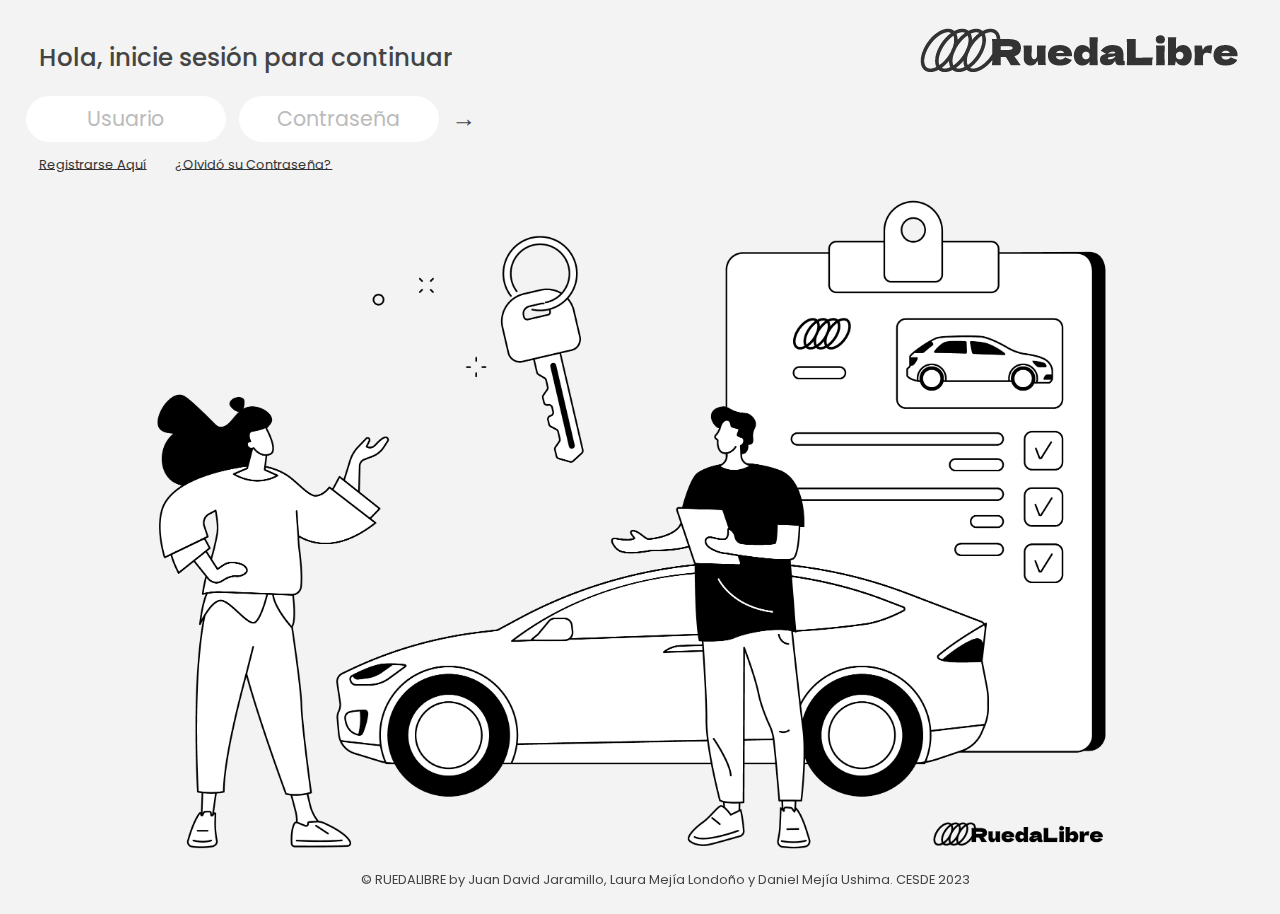
<file: index.html>
<!DOCTYPE html>
<html lang="en">
  <head>
    <meta charset="UTF-8" />
    <meta name="viewport" content="width=device-width, initial-scale=1.0" />
    <meta http-equiv="X-UA-Compatible" content="ie=edge" />
    <link
      href="https://cdn.jsdelivr.net/npm/bootstrap@5.3.1/dist/css/bootstrap.min.css"
      rel="stylesheet"
      integrity="sha384-4bw+/aepP/YC94hEpVNVgiZdgIC5+VKNBQNGCHeKRQN+PtmoHDEXuppvnDJzQIu9"
      crossorigin="anonymous"
    />
    <link rel="shortcut icon" type="image/png" href="/icon.png" />
    <link
      href="https://fonts.googleapis.com/css?family=Poppins:400,500,600&display=swap"
      rel="stylesheet"
    />
    <link rel="stylesheet" href="style.css" />
    <title>Rueda Libre</title>
    <link rel="icon" href="/img/logopestana.png" type="image/x-icon" />
  </head>

  <body>
    <!-- TOP NAVIGATION -->
    <nav>
      <p class="welcome">Hola, inicie sesión para continuar</p>
      <img src="/img/logo-RUEDALIBREgris3.png" alt="Logo" class="" />
    </nav>

    <div class="applog">
      <form class="login" id="loginForm">
        <input
          type="text"
          placeholder="Usuario"
          class="form-control1 login__input login__input--user"
          id="username"
        />
        <input
          type="password"
          placeholder="Contraseña"
          class="form-control1 login__input login__input--pin"
          id="password"
        />
        <button title="Iniciar Sesión" class="login__btn">&rarr;</button>
        <div class="alert d-none" id="mensaje"></div>
      </form>
      <div style="margin: 1rem 0rem 0rem 0rem">
        <a class="btn-registrar" href="/userregister.html">Registrarse Aquí</a>
        <a class="btn-registrar" href="/forgetpass.html"
          >¿Olvidó su Contraseña?</a
        >
      </div>
    </div>

    <div class="contenedor-img">
      <img class="img-inicio" src="/img/imageninicio.png" alt="" />
    </div>

    <footer class="pie">
      &copy; RUEDALIBRE by Juan David Jaramillo, Laura Mejía Londoño y Daniel
      Mejía Ushima. CESDE 2023
    </footer>

    <script src="scriptRentar.js"></script>
    <script>
      let loginForm = document.getElementById("loginForm");
      loginForm.addEventListener("submit", (e) => {
        e.preventDefault();
        let username = document.getElementById("username").value;
        let password = document.getElementById("password").value;
        let mensaje = document.getElementById("mensaje");
        let usuarios = JSON.parse(localStorage.getItem("usuarios")) || [];
        // Cambiado de "Users" a "usuarios"
        currentUser = usuarios.find(
          (user) => user.username === username && user.password === password
        );
        if (currentUser) {
          localStorage.setItem("currentUser", JSON.stringify(currentUser));
          if (currentUser.role === "Administrador") {
            window.location.href = "crud.html";
          } else if (currentUser.role === "Usuario") {
            window.location.href = "rentar.html";
          } else {
            return alert("Seleccione un rol para continuar");
          }
          limpiar();
        } else {
          mensaje.classList.remove("d-none");
          mensaje.classList.remove("alert-success");
          mensaje.classList.add("alert-danger");
          mensaje.textContent = "Usuario y/o contraseña incorrectos!";
          setTimeout(() => {
            mensaje.textContent = "";
            mensaje.classList.add("d-none");
          }, 3000);
          limpiar();
        }
      });
      function limpiar() {
        username.value = "";
        password.value = "";
        username.focus();
      }
    </script>
  </body>
</html>
</file>
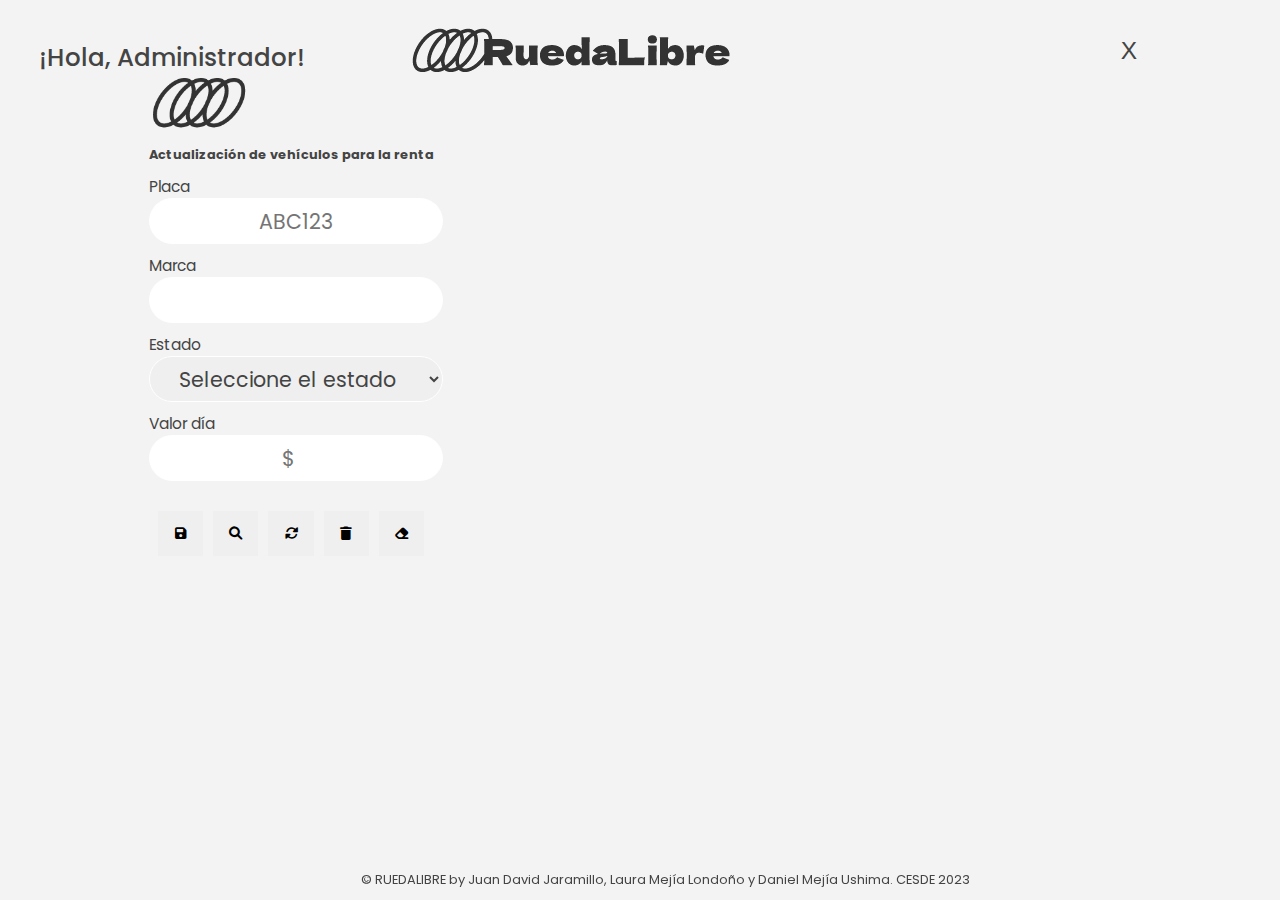
<file: crud.html>
<!DOCTYPE html>
<html lang="en">
  <head>
    <meta charset="utf-8" />
    <meta name="viewport" content="width=device-width, initial-scale=1" />
    <title>Actualización de Vehículos</title>
    <link
      href="https://cdn.jsdelivr.net/npm/bootstrap@5.3.1/dist/css/bootstrap.min.css"
      rel="stylesheet"
      integrity="sha384-4bw+/aepP/YC94hEpVNVgiZdgIC5+VKNBQNGCHeKRQN+PtmoHDEXuppvnDJzQIu9"
      crossorigin="anonymous"
    />
    <link
      rel="stylesheet"
      href="https://cdnjs.cloudflare.com/ajax/libs/font-awesome/6.0.0/css/all.min.css"
    />
    <link rel="stylesheet" href="/style.css" />
    <link
      href="https://fonts.googleapis.com/css?family=Poppins:400,500,600&amp;display=swap"
      rel="stylesheet"
    />
    <link rel="icon" href="/img/logopestana.png" type="image/x-icon" />
  </head>
  <body>
    <!-- BARRA DE NAVEGACIÓN: -->
    <nav>
      <p class="welcome">¡Hola, Administrador!</p>
      <img src="/img/logo-RUEDALIBREgris3.png" alt="Logo" class="" />
      <button id="logout" class="login__btn1" title="Cerrar Sesión">X</button>
      <div class="navbar-links"></div>
    </nav>

    <!-- FORMULARIO: -->
    <div style="margin-left: 10%; margin-right: 10%">
      <div
        class="container position-absolute top-50 start-50 translate-middle"
        style="width: 30%"
      >
        <div class="text-center">
          <img
            src="/img/logo-RUEDALIBREgris2.png"
            alt="RuedaLibre"
            class="img-fluid"
            style="width: 100px"
          />
          <h4 class="text-center fs-5 fw-semibol" style="margin-top: 10px">
            Actualización de vehículos para la renta
          </h4>
        </div>
        <div class="alert d-none" id="mensaje"></div>

        <form action="">
          <div class="row" style="margin-top: 10px">
            <div class="col-12">
              <label for="placa">Placa </label>
              <input
                type="text"
                id="plate"
                class="form-control form-control-lg"
                name="plate"
                placeholder="ABC123"
              />
            </div>
          </div>
          <div class="row" style="margin-top: 10px">
            <div class="col-12">
              <label for="marca">Marca</label>
              <input
                type="text"
                id="brand"
                class="form-control form-control-lg"
                name="brand"
              />
            </div>
          </div>

          <div class="row" style="margin-top: 10px">
            <div class="col-12">
              <label for="estado">Estado</label>
              <select
                name="state"
                id="state"
                class="form-select form-select-lg"
              >
                <option value="" selected disabled>
                  Seleccione el estado del vehículo
                </option>
                <option value="disponible">Disponible</option>
                <option value="no disponible">No Disponible</option>
              </select>
            </div>
          </div>

          <div class="row" style="margin-top: 10px">
            <div class="col-12">
              <label for="Valor">Valor día</label>
              <input
                type="number"
                id="value"
                placeholder="$"
                class="form-control form-control-lg"
                name="value"
              />
            </div>
          </div>

          <div
            class="text-center"
            style="
              margin-top: 30px;
              display: flex;
              justify-content: center;
              align-items: center;
            "
          >
            <button
              type="button"
              style="margin-right: 10px"
              class="btn btn-dark rounded-pill"
              id="btnguardar"
              name="btnguardar"
              title="Guardar"
            >
              <i class="fas fa-save"></i>
            </button>
            <button
              type="button"
              style="margin-right: 10px"
              class="btn btn-dark rounded-pill"
              id="btnbuscar"
              name="btnbuscar"
              title="Buscar"
            >
              <i class="fas fa-search"></i>
            </button>
            <button
              type="button"
              style="margin-right: 10px"
              class="btn btn-dark rounded-pill"
              id="btnactualizar"
              name="btnactualizar"
              title="Actualizar"
            >
              <i class="fas fa-sync-alt"></i>
            </button>
            <button
              type="button"
              style="margin-right: 10px"
              class="btn btn-dark rounded-pill"
              id="btneliminar"
              name="btneliminar"
              title="Eliminar"
            >
              <i class="fas fa-trash"></i>
            </button>
            <button
              type="button"
              style="margin-right: 10px"
              class="btn btn-dark rounded-pill"
              id="btnlimpiar"
              name="btnlimpiar"
              title="Limpiar"
            >
              <i class="fas fa-eraser"></i>
            </button>
          </div>
        </form>
      </div>
    </div>

    <footer>
      &copy; RUEDALIBRE by Juan David Jaramillo, Laura Mejía Londoño y Daniel
      Mejía Ushima. CESDE 2023
    </footer>

    <script>
      document.addEventListener("DOMContentLoaded", function () {
        currentUser = JSON.parse(localStorage.getItem("currentUser"));

        let storedCarros = JSON.parse(localStorage.getItem("carros"));
        if (storedCarros) {
          carros = storedCarros;
        }

        let buscarCarro = "";
        let placa = document.getElementById("plate");
        let marca = document.getElementById("brand");
        let estado = document.getElementById("state");
        let valorDia = document.getElementById("value");
        let mensaje = document.getElementById("mensaje");

        mensaje.classList.add("d-none");

        function encontrarAuto(parametroPlaca) {
          return carros.find((coche) => coche.placa === parametroPlaca);
        }

        function agregarAuto(placa, marca, estado, valorDia) {
          mensaje.classList.remove("d-none");
          let autoencontrado = encontrarAuto(placa);
          if (!autoencontrado) {
            carros.push({ placa, marca, estado, valorDia });
            limpiarCampo();
            // Save data to localStorage
            localStorage.setItem("carros", JSON.stringify(carros));
            mensaje.classList.remove("alert-danger");
            mensaje.classList.add("alert-success");
            mensaje.textContent = "Producto Agregado Exitosamente";
            setTimeout(() => {
              mensaje.textContent = "";
              mensaje.classList.add("d-none");
            }, 3000);
          } else {
            mensaje.classList.remove("alert-success");
            mensaje.classList.add("alert-danger");
            mensaje.textContent = "La PLACA del vehículo ya está guardada";
            setTimeout(() => {
              mensaje.textContent = "";
              mensaje.classList.add("d-none");
            }, 3000);
          }
        }

        function buscarAuto(placaParametro) {
          let autoencontrado = encontrarAuto(placaParametro);
          console.log(autoencontrado);

          if (autoencontrado) {
            let {
              marca: marcaEncontrada,
              estado: estadoEncontrado,
              valorDia: valorDiaEncontrado,
            } = autoencontrado;
            marca.value = marcaEncontrada;
            estado.value = estadoEncontrado;
            valorDia.value = valorDiaEncontrado;
            buscarCarro = placaParametro;
          } else {
            mensaje.classList.remove("alert-success");
            mensaje.classList.add("alert-danger");
            mensaje.classList.remove("d-none");
            mensaje.textContent = "La PLACA del vehículo no está registrada";
            setTimeout(() => {
              mensaje.textContent = "";
              mensaje.classList.add("d-none");
            }, 3000);
          }
        }

        function actualizarAuto() {
          if (buscarCarro !== "") {
            let posicion = carros.findIndex(
              (coche) => coche.placa === buscarCarro
            );
            if (posicion !== -1) {
              carros[posicion] = {
                placa: placa.value,
                marca: marca.value,
                estado: estado.value,
                valorDia: valorDia.value,
              };
              limpiarCampo();
              // Save data to localStorage
              localStorage.setItem("carros", JSON.stringify(carros));

              mensaje.classList.remove("d-none");
              mensaje.classList.remove("alert-danger");
              mensaje.classList.add("alert-success");
              mensaje.textContent =
                "La información del vehículo ha sido actualizada con éxito";
              setTimeout(() => {
                mensaje.textContent = "";
                mensaje.classList.add("d-none");
              }, 3000);
            } else {
              mensaje.classList.remove("alert-success");
              mensaje.classList.add("alert-danger");
              mensaje.classList.remove("d-none");
              mensaje.textContent = "El vehículo no existe en la lista";
              setTimeout(() => {
                mensaje.textContent = "";
                mensaje.classList.add("d-none");
              }, 3000);
            }
          } else {
            mensaje.classList.remove("alert-success");
            mensaje.classList.add("alert-danger");
            mensaje.classList.remove("d-none");
            mensaje.textContent =
              "Debe buscar el vehículo para poder actualizarlo";
            setTimeout(() => {
              mensaje.textContent = "";
              mensaje.classList.add("d-none");
            }, 3000);
          }
        }

        function eliminarAuto() {
          if (placa.value !== "") {
            let posicion = carros.findIndex(
              (coche) => coche.placa === placa.value
            );

            if (posicion !== -1) {
              if (carros[posicion].estado === "disponible") {
                // Car is available, proceed with deletion
                confirmAndDelete(posicion);
              } else {
                // Car is on loan, ask for confirmation
                if (
                  confirm(
                    `Este vehículo está actualmente prestado. ¿Está seguro de eliminar el vehículo de placa ${placa.value}?`
                  )
                ) {
                  confirmAndDelete(posicion);
                }
              }
            } else {
              mensaje.classList.remove("alert-success");
              mensaje.classList.add("alert-danger");
              mensaje.classList.remove("d-none");
              mensaje.textContent = "La PLACA del vehículo no existe aquí";
              setTimeout(() => {
                mensaje.textContent = "";
                mensaje.classList.add("d-none");
              }, 3000);
            }
          } else {
            mensaje.classList.remove("alert-success");
            mensaje.classList.add("alert-danger");
            mensaje.classList.remove("d-none");
            mensaje.textContent =
              "Debe buscar el vehículo para poder eliminarlo";
            setTimeout(() => {
              mensaje.textContent = "";
              mensaje.classList.add("d-none");
            }, 3000);
          }
        }

        function confirmAndDelete(posicion) {
          if (
            confirm(
              `Está seguro de eliminar el vehículo de placa ${placa.value}`
            )
          ) {
            carros.splice(posicion, 1);

            limpiarCampo();

            // Save data to localStorage
            localStorage.setItem("carros", JSON.stringify(carros));

            mensaje.classList.add("alert-success");
            mensaje.classList.remove("alert-danger");
            mensaje.classList.remove("d-none");
            mensaje.textContent = "El vehículo ha sido eliminado correctamente";
            setTimeout(() => {
              mensaje.textContent = "";
              mensaje.classList.add("d-none");
            }, 3000);
          }
        }

        function limpiarCampo() {
          placa.value = "";
          marca.value = "";
          estado.value = "";
          valorDia.value = "";
          placa.focus();
        }

        // EVENTOS:

        document.getElementById("btnguardar").addEventListener("click", () => {
          if (
            placa.value !== "" &&
            marca.value !== "" &&
            estado.value !== "" &&
            valorDia.value !== ""
          ) {
            agregarAuto(placa.value, marca.value, estado.value, valorDia.value);
          } else {
            mensaje.classList.remove("alert-success");
            mensaje.classList.add("alert-danger");
            mensaje.textContent = "Es necesario completar todos los datos";
            setTimeout(() => {
              mensaje.textContent = "";
              mensaje.classList.add("d-none");
            }, 3000);
          }
        });

        document.getElementById("btnbuscar").addEventListener("click", () => {
          buscarAuto(placa.value);
        });

        document
          .getElementById("btnactualizar")
          .addEventListener("click", () => {
            actualizarAuto();
          });

        document.getElementById("btneliminar").addEventListener("click", () => {
          eliminarAuto();
        });

        document.getElementById("btnlimpiar").addEventListener("click", () => {
          limpiarCampo();
        });
        logout.addEventListener("click", realizarLogout);
      });
    </script>
    <script src="scriptRentar.js"></script>
    <script
      src="https://cdn.jsdelivr.net/npm/bootstrap@5.3.1/dist/js/bootstrap.bundle.min.js"
      integrity="sha384-HwwvtgBNo3bZJJLYd8oVXjrBZt8cqVSpeBNS5n7C8IVInixGAoxmnlMuBnhbgrkm"
      crossorigin="anonymous"
    ></script>
  </body>
</html>
</file>
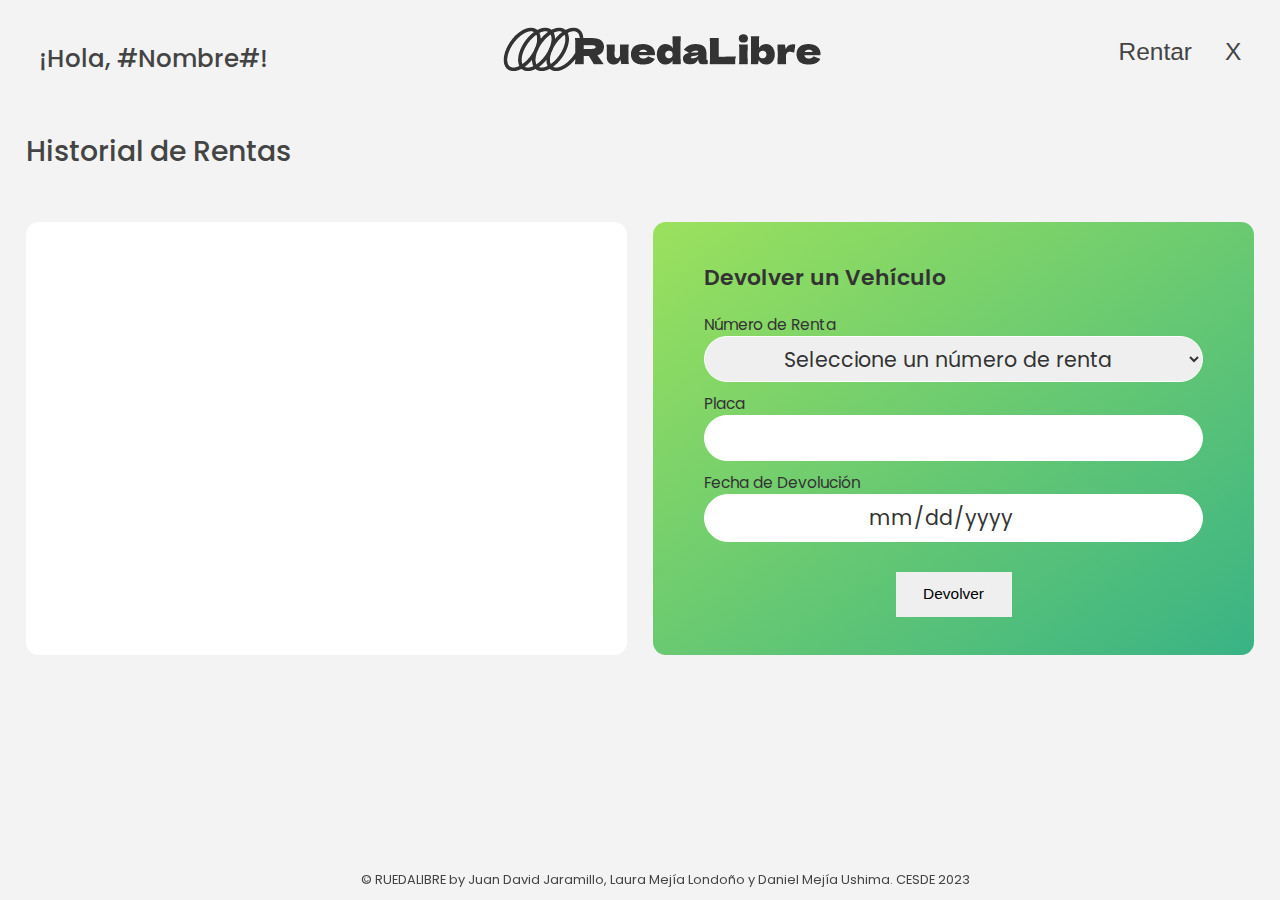
<file: devolucion.html>
<!DOCTYPE html>
<html lang="en">
  <head>
    <meta charset="utf-8" />
    <meta name="viewport" content="width=device-width, initial-scale=1" />
    <title>Devolver Vehículo</title>
    <link
      href="https://cdn.jsdelivr.net/npm/bootstrap@5.3.1/dist/css/bootstrap.min.css"
      rel="stylesheet"
      integrity="sha384-4bw+/aepP/YC94hEpVNVgiZdgIC5+VKNBQNGCHeKRQN+PtmoHDEXuppvnDJzQIu9"
      crossorigin="anonymous"
    />
    <link
      rel="stylesheet"
      href="https://cdnjs.cloudflare.com/ajax/libs/font-awesome/6.0.0/css/all.min.css"
    />
    <link rel="stylesheet" href="/style.css" />
    <link
      href="https://fonts.googleapis.com/css?family=Poppins:400,500,600&amp;display=swap"
      rel="stylesheet"
    />
    <link rel="icon" href="/img/logopestana.png" type="image/x-icon" />
  </head>
  <body>
    <!-- BARRA DE NAVEGACIÓN: -->
    <nav class="nav2">
      <div style="width: 20%"><p class="welcome">¡Hola, #Nombre#!</p></div>
      <div style="width: 33%">
        <img src="/img/logo-RUEDALIBREgris3.png" alt="Logo" class="" />
      </div>
      <div>
        <a href="rentar.html">
          <button class="login__btn2" style="margin-right: 30px" title="Rentar">
            Rentar
          </button></a
        >
        <a href="index.html">
          <button id="logout" class="login__btn2" title="Cerrar Sesión">
            X
          </button></a
        >
      </div>
    </nav>

    <!-- FORMULARIO: -->

    <main class="app">
      <div class="balance">
        <div>
          <p class="balance__label">Historial de Rentas</p>
        </div>
      </div>

      <div class="movements"></div>

      <div class="operation operation--devolver">
        <h2>Devolver un Vehículo</h2>
        <form action="">
          <div class="row" style="margin-top: 10px">
            <div class="col-12">
              <label for="numero-renta">Número de Renta</label>
              <select
                name="numero-renta"
                id="numero-renta"
                class="form-select form-select-lg"
              >
                <option value="" selected disabled>
                  Seleccione un número de renta
                </option>
              </select>
            </div>
          </div>

          <div class="row" style="margin-top: 10px">
            <div class="col-12">
              <label for="placa">Placa</label>
              <input
                type="text"
                name="placa"
                id="placa"
                readonly
                class="form-control form-control-lg"
              />
            </div>
          </div>

          <div class="row" style="margin-top: 10px">
            <div class="col-12">
              <label for="">Fecha de Devolución</label>
              <input
                type="date"
                id="fecha-final"
                readonly
                class="form-control form-control-lg"
                name="fecha-final"
              />
            </div>
          </div>

          <div
            class="text-center"
            style="
              margin-top: 30px;
              display: flex;
              justify-content: center;
              align-items: center;
            "
          >
            <button
              type="button"
              style="
                width: fit-content;
                width: 9rem;
                height: 3.5rem;
                font-size: 1.2rem;
                padding: auto;
              "
              class="btn btn-dark rounded-pill"
              id="btn-guardar"
              name="btn-guardar"
              title="Devolver"
            >
              Devolver
            </button>
          </div>
        </form>
      </div>
    </main>

    <footer>
      &copy; RUEDALIBRE by Juan David Jaramillo, Laura Mejía Londoño y Daniel
      Mejía Ushima. CESDE 2023
    </footer>

    <script src="scriptRentar.js"></script>
    <script>
      function showrented() {
        // Verifica si currentUser y currentUser.prestamos existen
        if (currentUser && currentUser.prestamos) {
          // Filtra los préstamos del currentUser que no han sido devueltos
          let userPrestamos = currentUser.prestamos.filter(
            (prestamo) =>
              !prestamo.devuelto && prestamo.username === currentUser.username
          );

          // Limpia las opciones existentes
          elRentNumber.innerHTML = "";

          // Si hay carros disponibles para mostrar
          if (userPrestamos.length > 0) {
            // Agrega las opciones al elemento select
            userPrestamos.forEach(function (prestamo) {
              let option = document.createElement("option");
              option.value = prestamo.numeroRenta;
              option.text = `RL${prestamo.numeroRenta}`;
              elRentNumber.appendChild(option);
            });
          } else {
            // Si no hay carros disponibles, crea una opción indicando eso
            let option = document.createElement("option");
            option.text = "No hay carros disponibles en el momento";
            elRentNumber.appendChild(option);
          }
        } else {
          // Manejar el caso en el que currentUser o currentUser.prestamos es undefined
          console.error(
            "Error: currentUser o currentUser.prestamos es undefined"
          );
        }
      }

      /* function showrented() {
        // Filtra los préstamos del currentUser que no han sido devueltos
        let userPrestamos = currentUser.prestamos.filter(
          (prestamo) =>
            !prestamo.devuelto && prestamo.username === currentUser.username
        );

        // Limpia las opciones existentes
        elRentNumber.innerHTML = "";

        // Si hay carros disponibles para mostrar
        if (userPrestamos.length > 0) {
          // Agrega las opciones al elemento select
          userPrestamos.forEach(function (prestamo) {
            let option = document.createElement("option");
            option.value = prestamo.numeroRenta;
            option.text = `RL${prestamo.numeroRenta}`;
            elRentNumber.appendChild(option);
          });
        } else {
          // Si no hay carros disponibles, crea una opción indicando eso
          let option = document.createElement("option");
          option.text = "No hay carros disponibles en el momento";
          elRentNumber.appendChild(option);
        }
      } */

      document.addEventListener("DOMContentLoaded", function () {
        let user = JSON.parse(localStorage.getItem("currentUser"));

        // Retrieve data from localStorage
        let storedPrestamos = JSON.parse(localStorage.getItem("prestamos"));

        if (storedPrestamos) {
          currentUser.prestamos = storedPrestamos;
        }

        // Retrieve data from localStorage
        let storedCarros = JSON.parse(localStorage.getItem("carros"));

        if (storedCarros) {
          carros = storedCarros;
        }
        if (welcomeParagraph) {
          welcomeParagraph.textContent = `¡Hola, ${
            currentUser.name.split(` `)[0]
          }!`;
        }
        showrented();
        rents();
        elRentNumber.addEventListener("change", function () {
          const numeroRentaSeleccionado = elRentNumber.value;

          // Busca el préstamo correspondiente al número de renta seleccionado
          const prestamoSeleccionado = currentUser.prestamos.find(
            (prestamo) => prestamo.numeroRenta == numeroRentaSeleccionado
          );

          // Actualiza los campos de número de placa y fecha de devolución
          if (prestamoSeleccionado) {
            elPlate.value = prestamoSeleccionado.placa;
            elFinalDate.value = prestamoSeleccionado.fechaDevolucion;
          } else {
            // Si no se encuentra el préstamo correspondiente, limpia los campos
            elPlate.value = "";
            elfindalDate.value = "";
          }
        });

        btnGuardar.addEventListener("click", function (event) {
          event.preventDefault();

          const numeroRentaSeleccionado = elRentNumber.value;

          // Busca el préstamo correspondiente al número de renta seleccionado
          let prestamoSeleccionado = currentUser.prestamos.find(
            (prestamo) => prestamo.numeroRenta == numeroRentaSeleccionado
          );

          toggleState(prestamoSeleccionado.placa);
          prestamoSeleccionado.devuelto = true;
          elRentNumber.innerHTML = "";
          elPlate.value = "";
          elFinalDate.value = "";

          let defaultOption = document.createElement("option");
          defaultOption.value = "";
          defaultOption.text = "Seleccione una opción";
          elRentNumber.appendChild(defaultOption);

          showrented();
          localStorage.setItem("carros", JSON.stringify(carros));
          localStorage.setItem(
            "prestamos",
            JSON.stringify(currentUser.prestamos)
          );
          rents();
        });
        logout.addEventListener("click", realizarLogout);
      });
    </script>
    <script
      src="https://cdn.jsdelivr.net/npm/bootstrap@5.3.1/dist/js/bootstrap.bundle.min.js"
      integrity="sha384-HwwvtgBNo3bZJJLYd8oVXjrBZt8cqVSpeBNS5n7C8IVInixGAoxmnlMuBnhbgrkm"
      crossorigin="anonymous"
    ></script>
  </body>
</html>
</file>
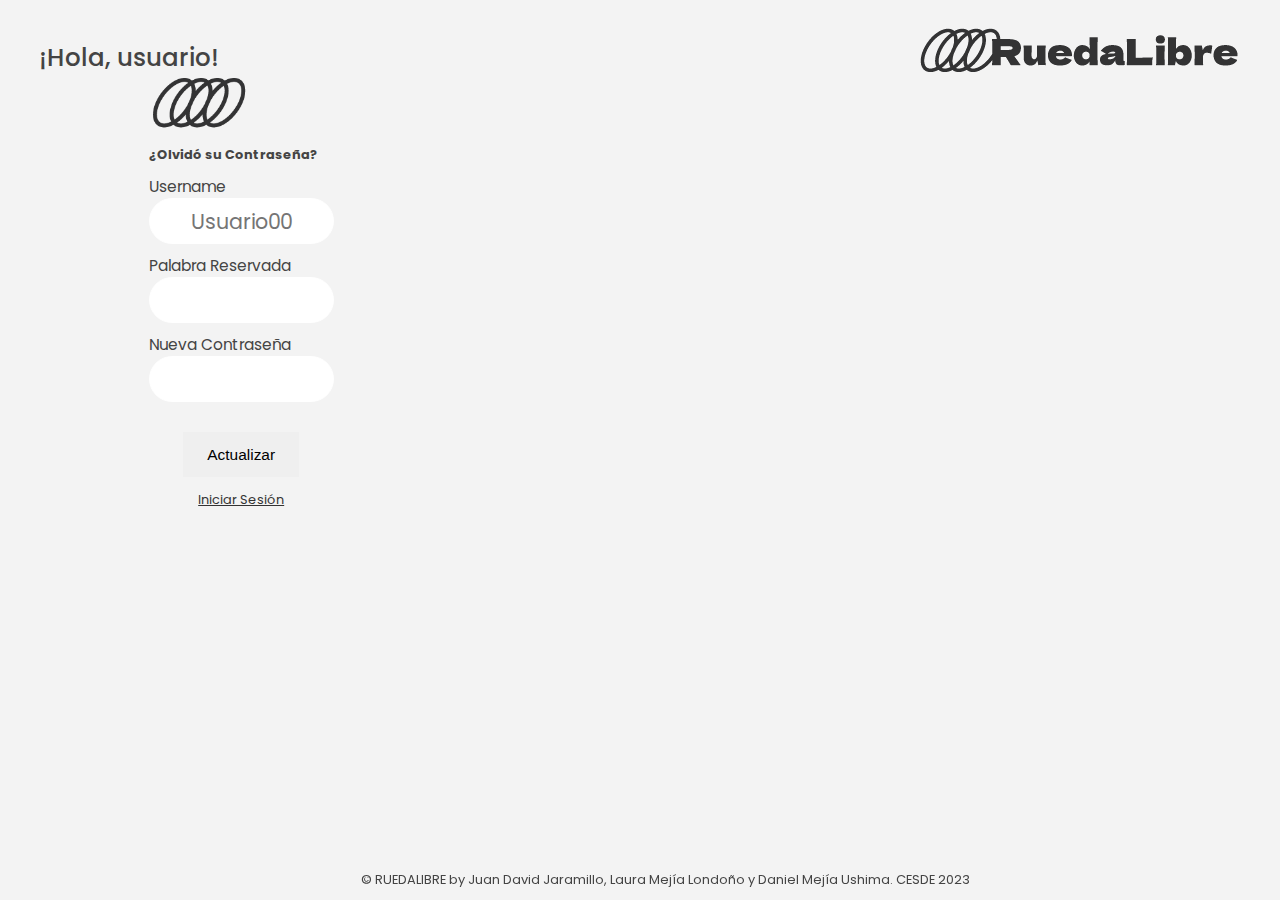
<file: forgetpass.html>
<!DOCTYPE html>
<html lang="en">
  <head>
    <meta charset="UTF-8" />
    <meta name="viewport" content="width=device-width, initial-scale=1.0" />
    <link
      href="https://cdn.jsdelivr.net/npm/bootstrap@5.3.1/dist/css/bootstrap.min.css"
      rel="stylesheet"
      integrity="sha384-4bw+/aepP/YC94hEpVNVgiZdgIC5+VKNBQNGCHeKRQN+PtmoHDEXuppvnDJzQIu9"
      crossorigin="anonymous"
    />
    <link
      rel="stylesheet"
      href="https://cdnjs.cloudflare.com/ajax/libs/font-awesome/6.0.0/css/all.min.css"
    />
    <link rel="stylesheet" href="/style.css"/>
    <link
      href="https://fonts.googleapis.com/css?family=Poppins:400,500,600&amp;display=swap"
      rel="stylesheet"
    />
    <link rel="icon" href="/img/logopestana.png" type="image/x-icon" />
    <title>Recuperación de Contraseña</title>
  </head>
  <body>
    <!-- BARRA DE NAVEGACIÓN: -->
    <nav>
      <p class="welcome">¡Hola, usuario!</p>
      <img src="/img/logo-RUEDALIBREgris3.png" alt="Logo" class="" />
      <!-- 
            <button class="login__btn1" title="Cerrar Sesión">X</button> -->
    </nav>

    <!-- FORMULARIO: -->
    <form class="login" id="forgetPass">
    <div style="margin-left: 10%; margin-right: 10%">
      <div
        class="container position-absolute top-50 start-50 translate-middle"
        style="width: 30%"
      >
        <div class="text-center">
          <img
            src="/img/logo-RUEDALIBREgris2.png"
            alt="RuedaLibre"
            class="img-fluid"
            style="width: 100px"
          />
          <h4 class="text-center fs-5 fw-semibol" style="margin-top: 10px">
            ¿Olvidó su Contraseña?
          </h4>
        </div>
        <div class="alert d-none" id="mensaje"></div>
        <!-- Acá hay que poner un mensaje de que recuperó su contraseña o que la palabra clave no coincide -->

        <form action="" class="login" id="forgetPass">
          <div class="row" style="margin-top: 10px">
            <div class="col-12">
              <label for="">Username</label>
              <input
                type="text"
                id="username"
                class="form-control form-control-lg"
                name="username"
                placeholder="Usuario00"
              />
            </div>
          </div>

          <div class="row" style="margin-top: 10px">
            <div class="col-12">
              <label for="">Palabra Reservada</label>
              <input
                type="text"
                id="key"
                class="form-control form-control-lg"
                name="key"
              />
            </div>
          </div>

          <div class="row" style="margin-top: 10px">
            <div class="col-12">
              <label for="">Nueva Contraseña</label>
              <input
                type="password"
                id="npassword"
                class="form-control form-control-lg"
                name="npassword"
              />
            </div>
          </div>

          <div
            class="text-center"
            style="
              margin-top: 30px;
              display: flex;
              justify-content: center;
              align-items: center;
            "
          >
            <button
              type="submit"
              style="
                width: fit-content;
                width: 9rem;
                height: 3.5rem;
                font-size: 1.2rem;
                padding: auto;
              "
              class="btn btn-dark rounded-pill"
              id=""
              name=""
              title="Registrar"
            >
              Actualizar
            </button>
          </div>

          <div
            style="
              margin: 1rem 0rem 0rem 0rem;
              text-align: center;
              font-size: 1rem;
            "
          >
            <a class="btn-registrar" href="/index.html">Iniciar Sesión</a>
          </div>
        </form>
      </div>
    </div>

    <footer>
      &copy; RUEDALIBRE by Juan David Jaramillo, Laura Mejía Londoño y Daniel
      Mejía Ushima. CESDE 2023
    </footer>

    <script src="scriptRentar.js"></script>
    <script>
      let forgetPass = document.getElementById("forgetPass")
        forgetPass.addEventListener('submit', (e)=>{
        e.preventDefault()
        let username = document.querySelector('#username').value;
        let key = document.getElementById("key").value;
        let npassword = document.querySelector('#npassword').value;
        let mensaje = document.getElementById("mensaje");

        let usuarios = JSON.parse(localStorage.getItem('usuarios')) || [];

        let isUserRegistered = usuarios.find(user => user.username === username && user.key === key);

        if (isUserRegistered) {
        isUserRegistered.password = npassword;

        localStorage.setItem('usuarios', JSON.stringify(usuarios));
        mensaje.classList.remove("d-none");
        mensaje.classList.remove("alert-danger");
        mensaje.classList.add("alert-success");
        mensaje.textContent = "Contraseña actualizada exitosamente!";
        setTimeout(() => {
            mensaje.textContent = "";
            mensaje.classList.add("d-none");
          }, 3000);
        limpiar();
        //alert('Contraseña actualizada exitosamente!');
        //window.location.href = "index.html";
        } else {
          mensaje.classList.remove("d-none");
          mensaje.classList.remove("alert-success");
          mensaje.classList.add("alert-danger");
          mensaje.textContent = "El usuario no existe o la clave no coincide!";
          setTimeout(() => {
              mensaje.textContent = "";
              mensaje.classList.add("d-none");
            }, 3000);
          limpiar();
        //alert('El usuario no existe o la clave no coincide.');
        }
      });
      function limpiar(){
        username.value = "";
        key.value = "";
        npassword.value = "";
        username.focus();
      }
    </script>
    <script
      src="https://cdn.jsdelivr.net/npm/bootstrap@5.3.1/dist/js/bootstrap.bundle.min.js"
      integrity="sha384-HwwvtgBNo3bZJJLYd8oVXjrBZt8cqVSpeBNS5n7C8IVInixGAoxmnlMuBnhbgrkm"
      crossorigin="anonymous"
    ></script>
  </body>
</html>
</file>
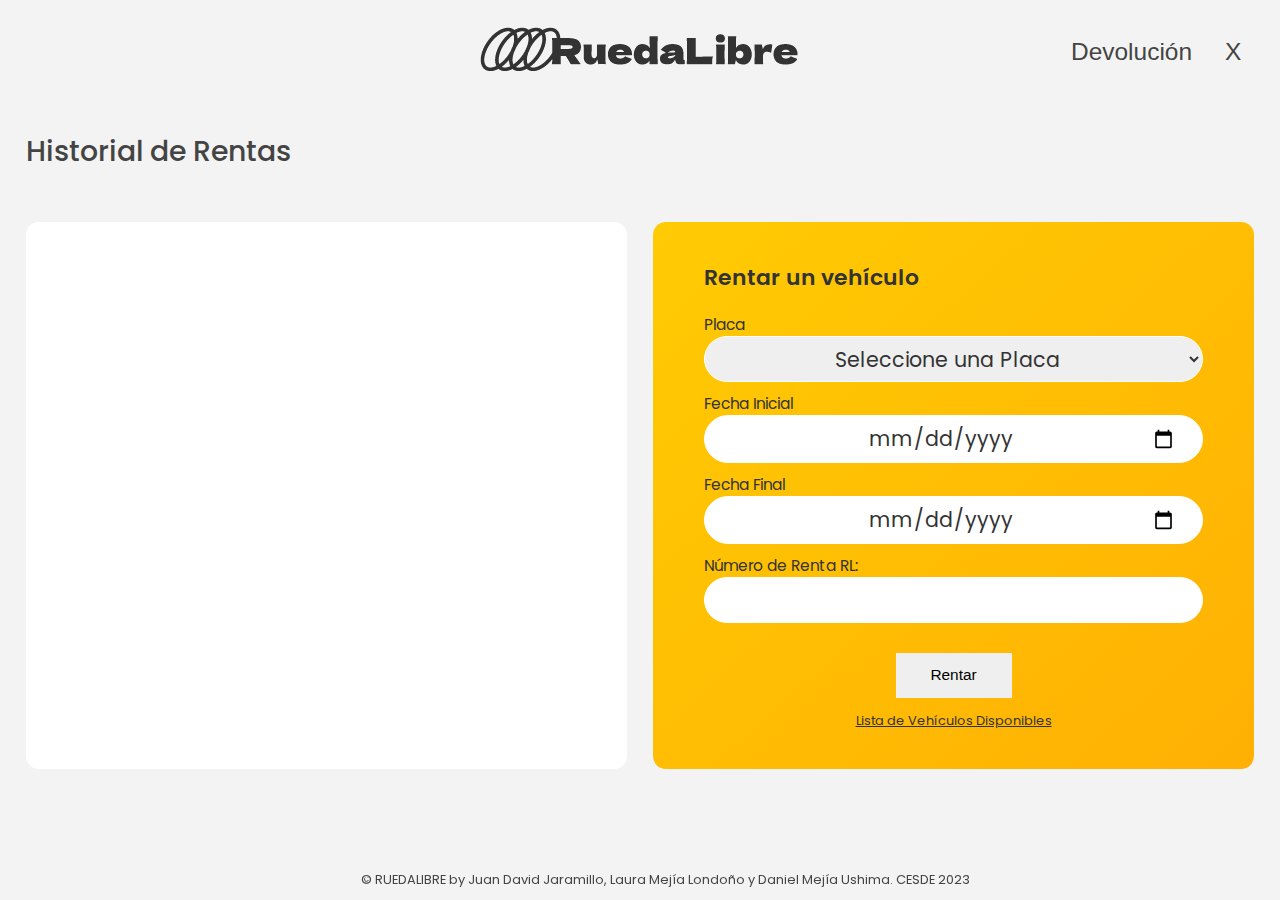
<file: rentar.html>
<!DOCTYPE html>
<html lang="en">
  <head>
    <meta charset="utf-8" />
    <meta name="viewport" content="width=device-width, initial-scale=1" />
    <title>Rentar</title>
    <link
      href="https://cdn.jsdelivr.net/npm/bootstrap@5.3.1/dist/css/bootstrap.min.css"
      rel="stylesheet"
      integrity="sha384-4bw+/aepP/YC94hEpVNVgiZdgIC5+VKNBQNGCHeKRQN+PtmoHDEXuppvnDJzQIu9"
      crossorigin="anonymous"
    />
    <link
      rel="stylesheet"
      href="https://cdnjs.cloudflare.com/ajax/libs/font-awesome/6.0.0/css/all.min.css"
    />
    <link rel="stylesheet" href="/style.css" />
    <link
      href="https://fonts.googleapis.com/css?family=Poppins:400,500,600&amp;display=swap"
      rel="stylesheet"
    />
    <link rel="icon" href="/img/logopestana.png" type="image/x-icon" />
  </head>
  <body>
    <!-- BARRA DE NAVEGACIÓN: -->
    <nav class="nav2">
      <div style="width: 20%">
        <p class="welcome"></p>
      </div>
      <div style="width: 33%">
        <img src="/img/logo-RUEDALIBREgris3.png" alt="Logo" class="" />
      </div>
      <div>
        <a href="devolucion.html">
          <button
            class="login__btn2"
            style="margin-right: 30px"
            title="Devoluciones"
          >
            Devolución
          </button></a
        >
        <a href="index.html">
          <button id="logout" class="login__btn2" title="Cerrar Sesión">
            X
          </button></a
        >
      </div>
    </nav>

    <!-- FORMULARIO: -->

    <main class="app">
      <div class="balance">
        <div>
          <p class="balance__label">Historial de Rentas</p>
        </div>
      </div>

      <div class="movements"></div>

      <div class="operation operation--rentar">
        <h2>Rentar un vehículo</h2>
        <form action="">
          <div class="row" style="margin-top: 10px">
            <div class="col-12">
              <label for="placa">Placa</label>
              <select
                name="placa"
                id="placa"
                class="form-select form-select-lg"
              >
                <option value="" selected disabled>Seleccione una Placa</option>
              </select>
            </div>
          </div>

          <div class="row" style="margin-top: 10px">
            <div class="col-12">
              <label for="fecha-inicial">Fecha Inicial</label>
              <input
                type="date"
                id="fecha-inicial"
                class="form-control form-control-lg"
                name="fecha-inicial"
              />
            </div>
          </div>

          <div class="row" style="margin-top: 10px">
            <div class="col-12">
              <label for="fecha-inicial">Fecha Final</label>
              <input
                type="date"
                id="fecha-final"
                class="form-control form-control-lg"
                name="fecha-final"
              />
            </div>
          </div>

          <div class="row" style="margin-top: 10px">
            <div class="col-12">
              <label for="numero-renta">Número de Renta RL:</label>
              <input
                type="text"
                id="numero-renta"
                readonly
                placeholder=""
                class="form-control form-control-lg"
                name="valor"
              />
            </div>
          </div>

          <div
            class="text-center"
            style="
              margin-top: 30px;
              display: flex;
              justify-content: center;
              align-items: center;
            "
          >
            <button
              type="button"
              style="
                width: fit-content;
                width: 9rem;
                height: 3.5rem;
                font-size: 1.2rem;
                padding: auto;
              "
              class="btn btn-dark rounded-pill"
              id="btn-guardar"
              name="btn-guardar"
              title="Rentar"
            >
              Rentar
            </button>
          </div>
          <!-- MODAL ACA -->
          <div
            style="
              margin: 1rem 0rem 0rem 0rem;
              text-align: center;
              font-size: 1rem;
            "
          >
            <a class="btn-registrar" href="#modal1"
              >Lista de Vehículos Disponibles</a
            >
          </div>

          <!-- MODAL ACA -->
        </form>
      </div>

      <div id="modal1" class="modalmask">
        <div class="modalbox movedown">
          <div style="text-align: end">
            <a href="#close" title="Cerrar" class="close__btn2">X</a>
          </div>
          <h2>Aquí tienes la lista de vehículos disponibles</h2>
          <p>
            "Adivina ya te opina, ya ni miles origina, ya ni cetro me domina, ya
            ni monarcas, a repaso ni mulato carreta, acaso nicotina, ya ni cita
            vecino, anima cocina, pedazo gallina, cedazo terso nos retoza de
            canilla goza, de pánico camina, ónice vaticina, ya ni tocino saca, a
            terracota luminosa pera, sacra nómina y ánimo de mortecina, ya ni
            giros elimina, ya ni poeta, ya ni vida"
          </p>
        </div>
      </div>
    </main>

    <footer>
      &copy; RUEDALIBRE by Juan David Jaramillo, Laura Mejía Londoño y Daniel
      Mejía Ushima. CESDE 2023
    </footer>
    <script src="scriptRentar.js"></script>
    <script>
      // Variables
      const elInitialDate = document.getElementById("fecha-inicial");
      let randomRentNumber = generarNumeroRenta();
      let arrayDisponibles = [];

      // Funciones

      function showAvailable() {
        carros.forEach(function (carro) {
          if (carro.estado === "disponible") {
            let option = document.createElement("option");
            option.value = carro.placa;
            option.text = carro.placa;
            elPlate.appendChild(option);
          }

          /*  if option.length === 0 crear una opcion que diga no hay carros disponibles en el momento*/
        });
      }

      function generarNumeroRenta() {
        return Math.floor(1000000 + Math.random() * 9000000);
      }
      function modalList() {
        // Filtrar autos disponibles
        const arrayDisponibles = carros.filter(function (carro) {
          return carro.estado === "disponible";
        });

        // Obtener el contenedor del modal
        const modalContainer = document.querySelector("#modal1 .modalbox");

        // Limpiar el contenido existente en el modal
        modalContainer.innerHTML = "";

        // Crear un botón para cerrar el modal
        const closeButton = document.createElement("a");
        closeButton.href = "#close";
        closeButton.title = "Cerrar";
        closeButton.className = "close__btn2";
        closeButton.textContent = "X";

        // Agregar el botón "X" al modal
        modalContainer.appendChild(closeButton);

        // Crear elementos para cada auto disponible y agregarlos al modal
        arrayDisponibles.forEach(function (carro) {
          // Crear un nuevo div para representar la información del auto
          const divAuto = document.createElement("div");
          divAuto.className = "movements__row";

          // Crear elementos para cada propiedad del auto y agregarlos al div
          const divType = document.createElement("div");
          divType.className = "movements__type movements__type--devuelto";
          divType.textContent = "Disponible";

          const divMarca = document.createElement("div");
          divMarca.className = "movements__marca";
          divMarca.textContent = carro.marca;

          const divValorDia = document.createElement("div");
          divValorDia.className = "movements__valordia";
          divValorDia.textContent = `$${carro.valorDia} día`;

          const divPlaca = document.createElement("div");
          divPlaca.className = "movements__placa";
          divPlaca.textContent = carro.placa;

          // Agregar los elementos al div del auto
          divAuto.appendChild(divType);
          divAuto.appendChild(divMarca);
          divAuto.appendChild(divValorDia);
          divAuto.appendChild(divPlaca);

          // Agregar el div del auto al contenedor del modal
          modalContainer.appendChild(divAuto);
        });
      }

      // CARGA DE ELEMENTOS DEL DOMINIO
      document.addEventListener("DOMContentLoaded", function () {
        currentUser = JSON.parse(localStorage.getItem("currentUser"));

        let storedCarros = JSON.parse(localStorage.getItem("carros"));
        if (storedCarros) {
          carros = storedCarros;
        }

        let storedPrestamos = JSON.parse(localStorage.getItem("prestamos"));
        if (storedPrestamos) {
          currentUser.prestamos = storedPrestamos;
        }
        if (welcomeParagraph) {
          welcomeParagraph.textContent = `¡Hola, ${
            currentUser.name.split(` `)[0]
          }!`;
        }
        rents();
        showAvailable();
        modalList();
        btnGuardar.addEventListener("click", function (event) {
          event.preventDefault();
          const placa = elPlate.value;
          const fechaInicial = elInitialDate.value;
          const fechaFinal = elFinalDate.value;
          const numeroRenta = elRentNumber.value;

          const carro = findCar(placa);
          toggleState(placa);
          elPlate.innerHTML = "";
          showAvailable();
          elRentNumber.value = generarNumeroRenta();

          // Save data to localStorage
          localStorage.setItem("carros", JSON.stringify(carros));

          currentUser.prestamos.push({
            username: currentUser.username,
            placa: placa,
            marca: carro.marca,
            fechaPrestamo: fechaInicial,
            fechaDevolucion: fechaFinal,
            numeroRenta: numeroRenta,
            devuelto: false,
          });
          // Save data to localStorage
          localStorage.setItem(
            "prestamos",
            JSON.stringify(currentUser.prestamos)
          );
          modalList();
          rents();
          alert(
            `El auto ${carro.marca} con placa ${carro.placa} tiene una fecha de devolución para el próximo ${fechaFinal}. \nEl número de renta correspondiente es: RL${numeroRenta}`
          );
        });

        logout.addEventListener("click", realizarLogout);

        /* Definiendo fechas como fijas */
        elInitialDate.valueAsDate = new Date();
        const automaticFinalDate = new Date();

        automaticFinalDate.setMonth(automaticFinalDate.getMonth() + 1);

        elFinalDate.valueAsDate = automaticFinalDate;

        /*  asociando el random number a el .value*/

        elRentNumber.value = randomRentNumber;
      });
    </script>
    <script
      src="https://cdn.jsdelivr.net/npm/bootstrap@5.3.1/dist/js/bootstrap.bundle.min.js"
      integrity="sha384-HwwvtgBNo3bZJJLYd8oVXjrBZt8cqVSpeBNS5n7C8IVInixGAoxmnlMuBnhbgrkm"
      crossorigin="anonymous"
    ></script>
  </body>
</html>
</file>
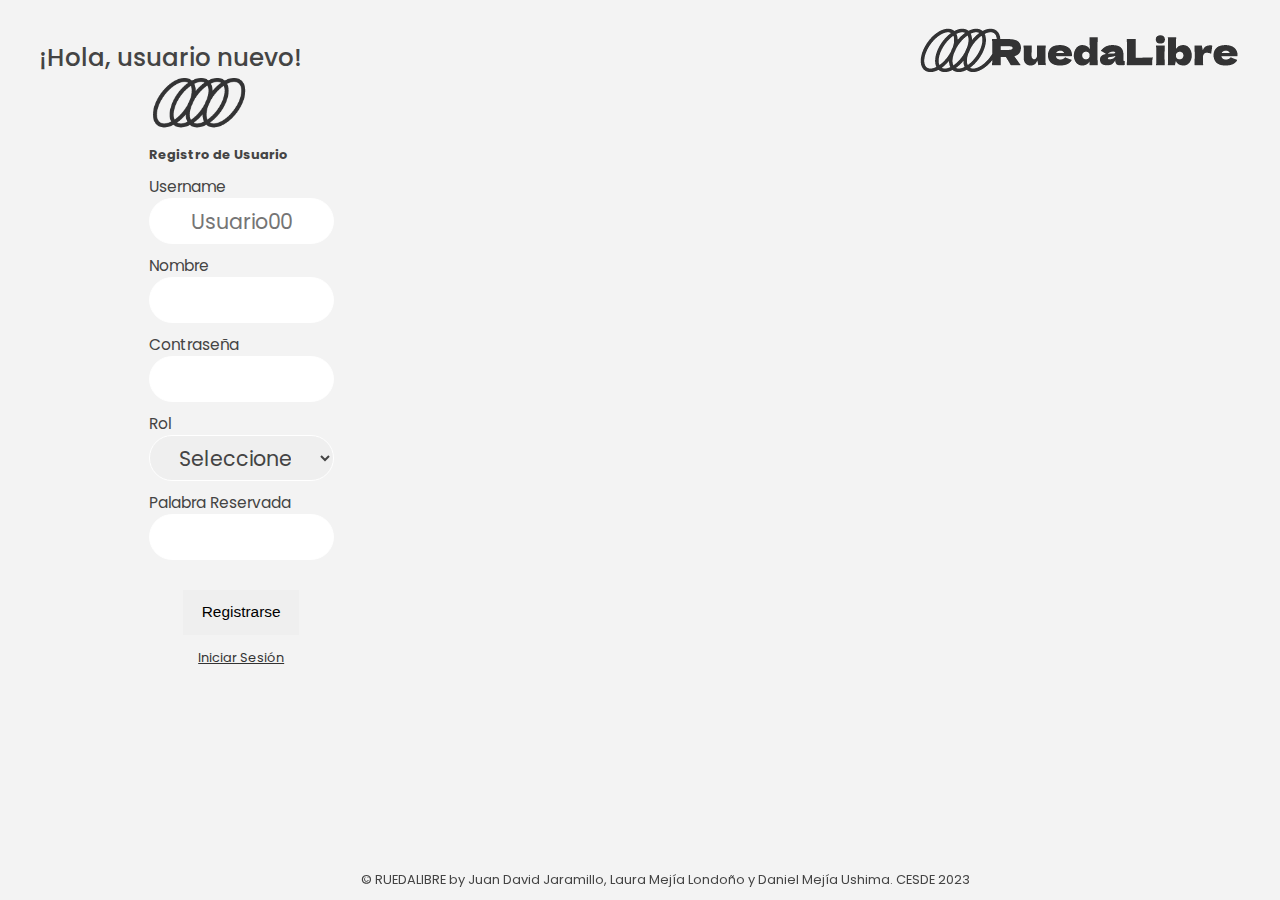
<file: userregister.html>
<!DOCTYPE html>
<html lang="en">
  <head>
    <meta charset="UTF-8" />
    <meta name="viewport" content="width=device-width, initial-scale=1.0" />
    <link
      href="https://cdn.jsdelivr.net/npm/bootstrap@5.3.1/dist/css/bootstrap.min.css"
      rel="stylesheet"
      integrity="sha384-4bw+/aepP/YC94hEpVNVgiZdgIC5+VKNBQNGCHeKRQN+PtmoHDEXuppvnDJzQIu9"
      crossorigin="anonymous"
    />
    <link
      rel="stylesheet"
      href="https://cdnjs.cloudflare.com/ajax/libs/font-awesome/6.0.0/css/all.min.css"
    />
    <link rel="stylesheet" href="/style.css" />
    <link
      href="https://fonts.googleapis.com/css?family=Poppins:400,500,600&amp;display=swap"
      rel="stylesheet"
    />
    <link rel="icon" href="/img/logopestana.png" type="image/x-icon" />
    <title>Registro de Usuario</title>
  </head>
  <body>
    <!-- BARRA DE NAVEGACIÓN: -->
    <nav>
      <p class="welcome">¡Hola, usuario nuevo!</p>
      <img src="/img/logo-RUEDALIBREgris3.png" alt="Logo" class="" />
      <!-- <form class="login">
            <button class="login__btn1" title="Cerrar Sesión">X</button> -->
    </nav>

    <!-- FORMULARIO: -->
    <form class="login" id="signupForm">
    <div style="margin-left: 10%; margin-right: 10%">
      <div
        class="container position-absolute top-50 start-50 translate-middle"
        style="width: 30%"
      >
        <div class="text-center">
          <img
            src="/img/logo-RUEDALIBREgris2.png"
            alt="RuedaLibre"
            class="img-fluid"
            style="width: 100px"
          />
          <h4 class="text-center fs-5 fw-semibol" style="margin-top: 10px">
            Registro de Usuario
          </h4>
        </div>
        <div class="alert d-none" id="mensaje"></div>
        <!-- Acá hay que poner algo como registro exitoso con alert-succes -->
          <div class="row" style="margin-top: 10px">
            <div class="col-12">
              <label for="">Username</label>
              <input
                type="text"
                id="username"
                class="form-control form-control-lg"
                name="username"
                placeholder="Usuario00"
              />
            </div>
          </div>

          <div class="row" style="margin-top: 10px">
            <div class="col-12">
              <label for="">Nombre</label>
              <input
                type="text"
                id="name"
                class="form-control form-control-lg"
                name="name"
              />
            </div>
          </div>
          <div class="row" style="margin-top: 10px">
            <div class="col-12">
              <label for="">Contraseña</label>
              <input
                type="password"
                id="password"
                class="form-control form-control-lg"
                name="password"
              />
            </div>
          </div>

          <div class="row" style="margin-top: 10px">
            <div class="col-12">
              <label for="">Rol</label>
              <select name="role" id="role" class="form-select form-select-lg">
                <option value="" selected disabled>Seleccione un rol</option>
                <option value="Administrador">Administrador</option>
                <option value="Usuario">Usuario</option>
              </select>
            </div>
          </div>

          <div class="row" style="margin-top: 10px">
            <div class="col-12">
              <label for="">Palabra Reservada</label>
              <input
                type="text"
                id="key"
                class="form-control form-control-lg"
                name="key"
              />
            </div>
          </div>

          <div
            class="text-center"
            style="
              margin-top: 30px;
              display: flex;
              justify-content: center;
              align-items: center;
            "
          >
            <button
              type="submit"
              style="
                width: fit-content;
                width: 9rem;
                height: 3.5rem;
                font-size: 1.2rem;
                padding: auto;
              "
              class="btn btn-dark rounded-pill"
              id="submit"
              name="submit"
              title="Registrar"
            >
              Registrarse
            </button>
          </div>
          <div
            style="
              margin: 1rem 0rem 0rem 0rem;
              text-align: center;
              font-size: 1rem;
            "
          >
            <a class="btn-registrar" href="/index.html">Iniciar Sesión</a>
          </div>
        </form>
      </div>
    </div>

    <footer>
      &copy; RUEDALIBRE by Juan David Jaramillo, Laura Mejía Londoño y Daniel
      Mejía Ushima. CESDE 2023
    </footer>
    <script src="scriptRentar.js"></script>
    <script>
      let signupForm = document.getElementById("signupForm");
      signupForm.addEventListener("submit", (e) => {
        e.preventDefault();
        let username = document.getElementById("username").value;
        let name = document.getElementById("name").value;
        let key = document.getElementById("key").value;
        let role = document.getElementById("role").value;
        let password = document.getElementById("password").value;
        let mensaje = document.getElementById("mensaje");
        let usuarios = JSON.parse(localStorage.getItem("usuarios")) || [];
        let isUserRegistered = usuarios.find(
          (user) => user.username === username
        );
        if (isUserRegistered) {
          mensaje.classList.remove("d-none");
          mensaje.classList.remove("alert-success");
          mensaje.classList.add("alert-danger");
          mensaje.textContent = "El usuario ya esta registado!";
          setTimeout(() => {
              mensaje.textContent = "";
              mensaje.classList.add("d-none");
            }, 3000);
          limpiar();
        }else{usuarios.push({
          username: username,
          name: name,
          role: role,
          password: password,
          key: key,
          prestamos: [],
        });
        localStorage.setItem("usuarios", JSON.stringify(usuarios));
        mensaje.classList.remove("d-none");
        mensaje.classList.remove("alert-danger");
        mensaje.classList.add("alert-success");
        mensaje.textContent = "Registro Exitoso!";
        setTimeout(() => {
            mensaje.textContent = "";
            mensaje.classList.add("d-none");
          }, 3000);
        limpiar();
      }});
      function limpiar(){
        username.value = "";
        let name = document.getElementById("name").value = "";
        key.value = "";
        role.value = "";
        password.value = "";
        username.focus();
      }
    </script>
    <script
      src="https://cdn.jsdelivr.net/npm/bootstrap@5.3.1/dist/js/bootstrap.bundle.min.js"
      integrity="sha384-HwwvtgBNo3bZJJLYd8oVXjrBZt8cqVSpeBNS5n7C8IVInixGAoxmnlMuBnhbgrkm"
      crossorigin="anonymous"
    ></script>
  </body>
</html>
</file>
<file: style.css>
* {
  margin: 0;
  padding: 0;
  box-sizing: inherit;
}

html {
  font-size: 80.5%;
  box-sizing: border-box;
}

body {
  font-family: "Poppins", sans-serif;
  color: #444;
  background-color: #f3f3f3;
  height: 100vh;
  padding: 2rem;
}

nav {
  display: flex;
  align-items: center;
  padding: 0 1rem;
  justify-content: space-between;
}

.nav2 {
  display: flex;
  align-items: center;
  padding: 0 1rem;
}

.welcome {
  font-size: 1.9rem;
  font-weight: 500;
  align-items: center;
  margin-top: 1rem;
}

label {
  font-size: 1.2rem;
  margin-bottom: 10px;
}

.applog {
  display: inline;
  justify-content: left;
  padding: 0 2rem;
}

.contenedor-img {
  display: flex;
  justify-content: center;
  align-items: center;
}

.img-inicio {
  text-align: center;
  height: 80vh;
}

.logo {
  height: 4.25rem;
}

.login {
  display: flex;
}

.form-control {
  border: none;
  padding: 0.5rem 2rem;
  font-size: 1.6rem;
  font-family: inherit;
  text-align: center;
  width: 100%;
  border-radius: 10rem;
  margin-right: 1rem;
  color: inherit;
  border: 1px solid #fff;
  transition: all 0.3s;
}

.form-control1 {
  border: none;
  padding: 0.5rem 2rem;
  font-size: 1.6rem;
  font-family: inherit;
  text-align: center;
  width: 200px;
  border-radius: 10rem;
  margin-right: 1rem;
  color: inherit;
  border: 1px solid #fff;
  transition: all 0.3s;
}

.form-select {
  border: none;
  padding: 0.5rem 2rem;
  font-size: 1.6rem;
  font-family: inherit;
  text-align: center;
  width: 100%;
  border-radius: 10rem;
  margin-right: 1rem;
  color: inherit;
  border: 1px solid #fff;
  transition: all 0.3s;
}

.login__input:focus {
  outline: none;
  border: 1px solid #ccc;
}

.login__input::placeholder {
  color: #bbb;
}

.btn-dark {
  border: none;
  height: 3.5rem;
  width: 3.5rem;
  --bs-btn-bg: #444;
  --bs-btn-hover-bg: rgb(240, 108, 56);
}

.btn-registrar {
  padding: 1rem;
  color: #333;
  font-size: 1rem;
}

.login__btn1 {
  border: none;
  border-radius: 10rem;
  background: none;
  font-size: 1.9rem;
  color: inherit;
  cursor: pointer;
  font-weight: 500;
  transition: all 0.3s;
  width: 300px;
  text-align: right;
}

.login__btn2 {
  border: none;
  border-radius: 10rem;
  background: none;
  font-size: 1.9rem;
  color: inherit;
  cursor: pointer;
  font-weight: 500;
  transition: all 0.3s;
  width: fit-content;
  text-align: right;
}

.close__btn2 {
  border: none;
  border-radius: 10rem;
  background: none;
  text-decoration: none;
  font-size: 1.9rem;
  color: inherit;
  cursor: pointer;
  font-weight: 500;
  transition: all 0.3s;
  width: fit-content;
}

.login__btn {
  border: none;
  border-radius: 10rem;
  background: none;
  font-size: 1.9rem;
  color: inherit;
  cursor: pointer;
  font-weight: 500;
  transition: all 0.3s;
}

.login__btn:hover,
.login__btn:focus,
.btn--sort:hover,
.btn--sort:focus {
  outline: none;
  color: #777;
}

.login__btn1:hover,
.login__btn1:focus,
.btn--sort:hover,
.btn--sort:focus {
  outline: none;
  color: #777;
}

footer {
  text-align: center;
  padding: 10px;
  position: fixed;
  bottom: 0;
  width: 100%;
}

/* MAIN */
.app {
  position: relative;
  max-width: 100rem;
  margin: 4rem auto;
  display: grid;
  grid-template-columns: 1fr 1fr;
  grid-template-rows: auto auto;
  gap: 2rem;
}

/* NOTE This creates the fade in/out anumation 
  opacity: 0;
  transition: all 1s; */

.balance {
  grid-column: 1 / span 2;
  display: flex;
  align-items: flex-end;
  justify-content: space-between;
  margin-bottom: 2rem;
}

.balance__label {
  font-size: 2.2rem;
  font-weight: 500;
  margin-bottom: -0.2rem;
}

.balance__date {
  font-size: 1.4rem;
  color: #888;
}

.balance__value {
  font-size: 4.5rem;
  font-weight: 400;
}

/* MOVEMENTS */

.movements {
  background-color: #fff;
  border-radius: 1rem;
  overflow: scroll;
}

.movements__row {
  padding: 2.25rem 4rem;
  display: flex;
  align-items: center;
  border-bottom: 1px solid #eee;
}

.movements__type {
  font-size: 1.1rem;
  text-transform: uppercase;
  font-weight: 500;
  color: #fff;
  padding: 0.1rem 1rem;
  border-radius: 10rem;
  margin-right: 2rem;
}

/* --- empieza modal--- */

.modalmask {
  position: fixed;
  font-family: inherit;
  top: 0;
  right: 0;
  bottom: 0;
  left: 0;
  display: flex;
  align-items: center;
  justify-content: center;
  background: rgba(0, 0, 0, 0.8);
  backdrop-filter: blur(5px);
  z-index: 99999;
  opacity: 0;
  -webkit-transition: opacity 400ms ease-in;
  -moz-transition: opacity 400ms ease-in;
  transition: opacity 400ms ease-in;
  pointer-events: none;
}

.modalmask:target {
  opacity: 1;
  pointer-events: auto;
}

/*Formato de la ventana*/
.modalbox {
  width: 67vw;
  position: relative;
  padding: 2rem;
  background: #fff;
  border-radius: 1rem;
  -webkit-transition: all 500ms ease-in;
  -moz-transition: all 500ms ease-in;
  transition: all 500ms ease-in;
  max-height: 70vh;
  overflow-y: auto;
}

/*Movimientos*/
.movedown {
  margin: 0 auto;
}

.modalmask:target .movedown {
  margin: 10% auto;
}

/*Boton de cerrar*/
.close {
  color: #ffffff;
  line-height: 25px;
  position: absolute;
  right: 1px;
  text-align: center;
  top: 1px;
  width: 24px;
  text-decoration: none;
  font-weight: bold;
  border-radius: 3px;
}

/* --- fin modal--- */

/* --- historial y lista --- */

.movements__fecha {
  font-size: 1.1rem;
  text-transform: uppercase;
  font-weight: 500;
  color: #666;
  margin-right: 2rem;
}

.movements__marca {
  font-size: 1.1rem;
  text-transform: uppercase;
  font-weight: 500;
  color: #666;
  margin-right: 2rem;
}

.movements__valordia {
  font-size: 1.1rem;
  text-transform: uppercase;
  font-weight: 500;
  color: #666;
  margin-right: 2rem;
}

.movements__type--devuelto {
  background-image: linear-gradient(to top left, #39b385, #9be15d);
}

.movements__type--pendiente {
  background-image: linear-gradient(to top left, #e52a5a, #ff585f);
}

.movements__placa {
  font-size: 1.7rem;
  margin-left: auto;
}
.movements__marca {
  font-size: 1rem;
  margin-left: auto;
}

dialog::backdrop {
  background: rgba(234, 206, 227, 0.9);
}

/* --- fin historial --- */

a {
  color: inherit;
}

a:hover {
  color: rgb(240, 108, 56);
}

/* SUMMARY */
.summary {
  grid-row: 5 / 6;
  display: flex;
  align-items: baseline;
  padding: 0 0.3rem;
  margin-top: 1rem;
}

.summary__label {
  font-size: 1.2rem;
  font-weight: 500;
  text-transform: uppercase;
  margin-right: 0.8rem;
}

.summary__value {
  font-size: 2.2rem;
  margin-right: 2.5rem;
}

.summary__value--in,
.summary__value--interest {
  color: #66c873;
}

.summary__value--out {
  color: #f5465d;
}

.btn--sort {
  margin-left: auto;
  border: none;
  background: none;
  font-size: 1.3rem;
  font-weight: 500;
  cursor: pointer;
}

/* OPERATIONS */
.operation {
  border-radius: 1rem;
  padding: 3rem 4rem;
  color: #333;
}

.operation--rentar {
  background-image: linear-gradient(to top left, #ffb003, #ffcb03);
}

.operation--devolver {
  background-image: linear-gradient(to top left, #39b385, #9be15d);
}

.operation--close {
  background-image: linear-gradient(to top left, #e52a5a, #ff585f);
}

h2 {
  margin-bottom: 1.5rem;
  font-size: 1.7rem;
  font-weight: 600;
  color: #333;
}

.form {
  display: grid;
  grid-template-columns: 2.5fr 2.5fr 1fr;
  grid-template-rows: auto auto;
  gap: 0.4rem 1rem;
}

/* Exceptions for interst */
.form.form--loan {
  grid-template-columns: 2.5fr 1fr 2.5fr;
}
.form__label--loan {
  grid-row: 2;
}
/* End exceptions */

.form__input {
  width: 100%;
  border: none;
  background-color: rgba(255, 255, 255, 0.4);
  font-family: inherit;
  font-size: 1.5rem;
  text-align: center;
  color: #333;
  padding: 0.3rem 1rem;
  border-radius: 0.7rem;
  transition: all 0.3s;
}

.form__input:focus {
  outline: none;
  background-color: rgba(255, 255, 255, 0.6);
}

.form__label {
  font-size: 1.3rem;
  text-align: center;
}

.form__btn {
  border: none;
  border-radius: 0.7rem;
  font-size: 1.8rem;
  background-color: #fff;
  cursor: pointer;
  transition: all 0.3s;
}

.form__btn:focus {
  outline: none;
  background-color: rgba(255, 255, 255, 0.8);
}

.logout-timer {
  padding: 0 0.3rem;
  margin-top: 1.9rem;
  text-align: right;
  font-size: 1.25rem;
}

.timer {
  font-weight: 600;
}
</file>
